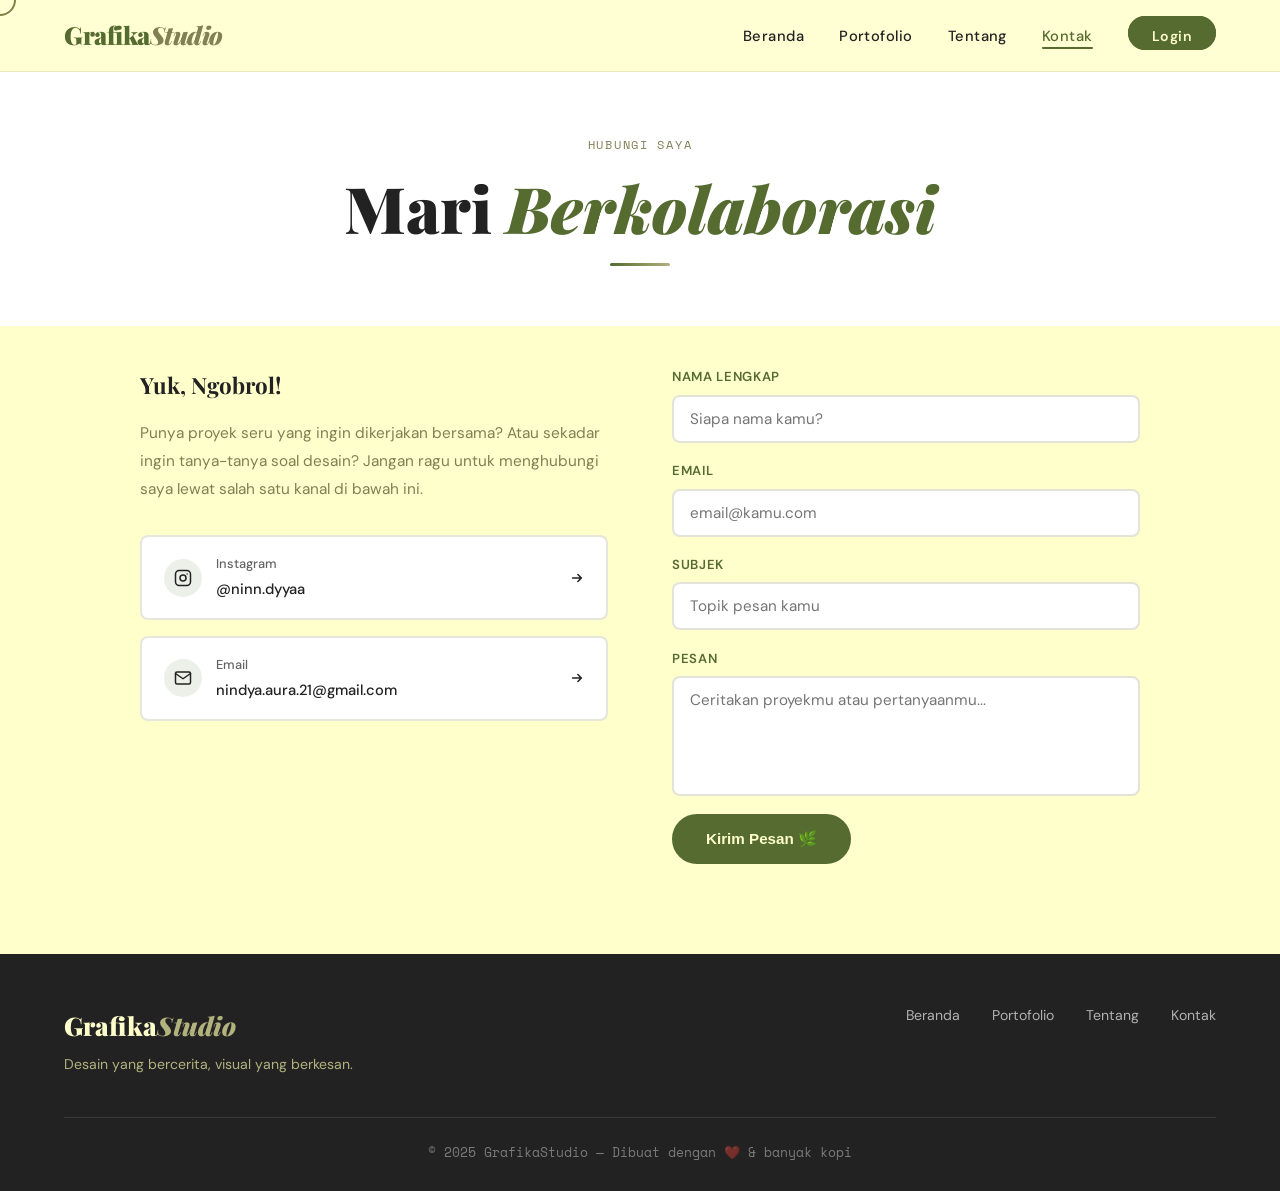
<file: contact.html>
<!DOCTYPE html>
<html lang="id">
<head>
  <meta charset="UTF-8" />
  <meta name="viewport" content="width=device-width, initial-scale=1.0" />
  <title>Kontak — Grafika Studio</title>
  <link rel="stylesheet" href="style.css" />
  <link rel="icon" href="data:image/svg+xml,<svg xmlns='http://www.w3.org/2000/svg' viewBox='0 0 100 100'><text y='.9em' font-size='90'>🎨</text></svg>" />
</head>
<body>

<!-- NAVBAR -->
<nav class="navbar" id="navbar">
  <a href="index.html" class="nav-logo">Grafika<span>Studio</span></a>
  <ul class="nav-links">
    <li><a href="index.html">Beranda</a></li>
    <li><a href="portfolio.html">Portofolio</a></li>
    <li><a href="about.html">Tentang</a></li>
    <li><a href="contact.html" class="active">Kontak</a></li>
    <li><a href="login/login.html" class="btn-login">Login</a></li>
  </ul>
  <button class="hamburger" aria-label="Toggle menu">
    <span></span><span></span><span></span>
  </button>
</nav>
<div class="mobile-nav">
  <a href="index.html">Beranda</a>
  <a href="portfolio.html">Portofolio</a>
  <a href="about.html">Tentang</a>
  <a href="contact.html">Kontak</a>
  <a href="login/login.html">Login</a>
</div>

<!-- PAGE HEADER -->
<section style="padding: 130px 5% 60px; background: var(--white); text-align: center;">
  <p class="section-eyebrow reveal" style="justify-content:center;">Hubungi Saya</p>
  <h1 class="section-title reveal" style="font-size: clamp(2.5rem, 5vw, 4rem);">
    Mari <span class="italic">Berkolaborasi</span>
  </h1>
  <div class="section-divider" style="margin: 1.2rem auto 0;"></div>
</section>

<!-- CONTACT SECTION -->
<section class="contact-section" style="padding-top: 40px;">
  <div class="contact-grid">

    <!-- Info & Social -->
    <div class="contact-info reveal">
      <h3>Yuk, Ngobrol!</h3>
      <p>
        Punya proyek seru yang ingin dikerjakan bersama? Atau sekadar ingin
        tanya-tanya soal desain? Jangan ragu untuk menghubungi saya lewat
        salah satu kanal di bawah ini.
      </p>

      <div class="social-links">

        <!--
          ╔══════════════════════════════════════════════════════════╗
          ║  CARA GANTI SOSIAL MEDIA:                                ║
          ║                                                          ║
          ║  INSTAGRAM:                                              ║
          ║  Ganti href="https://instagram.com/USERNAME_KAMU"        ║
          ║  Ganti teks "namakamu_ig" dengan username Instagram-mu   ║
          ║                                                          ║
          ║  EMAIL:                                                  ║
          ║  Ganti href="mailto:emailkamu@gmail.com"                 ║
          ║  Ganti teks "emailkamu@gmail.com" sesuai emailmu         ║
          ╚══════════════════════════════════════════════════════════╝
        -->

        <!-- INSTAGRAM LINK — Bisa langsung diklik, akan membuka Instagram -->
        <a
          href="https://instagram.com/ninn.dyyaa"
          class="social-link"
          target="_blank"
          rel="noopener noreferrer"
          aria-label="Buka Instagram">
          <div class="social-icon">
            <svg width="18" height="18" viewBox="0 0 24 24" fill="none" stroke="currentColor" stroke-width="2" stroke-linecap="round" stroke-linejoin="round">
              <rect x="2" y="2" width="20" height="20" rx="5" ry="5"/>
              <circle cx="12" cy="12" r="4"/>
              <circle cx="17.5" cy="6.5" r="1" fill="currentColor" stroke="none"/>
            </svg>
          </div>
          <div>
            <div style="font-size:0.8rem; opacity:0.7; margin-bottom:2px;">Instagram</div>
            <div>@ninn.dyyaa</div>
          </div>
          <svg style="margin-left:auto;" width="14" height="14" viewBox="0 0 16 16" fill="none"><path d="M3 8h10M9 4l4 4-4 4" stroke="currentColor" stroke-width="1.8" stroke-linecap="round" stroke-linejoin="round"/></svg>
        </a>

        <!-- EMAIL LINK — Bisa langsung diklik, akan membuka app email -->
        <a
          href="mailto: nindya.aura.21@gmail.com"
          class="social-link"
          aria-label="Kirim Email">
          <div class="social-icon">
            <svg width="18" height="18" viewBox="0 0 24 24" fill="none" stroke="currentColor" stroke-width="2" stroke-linecap="round" stroke-linejoin="round">
              <path d="M4 4h16c1.1 0 2 .9 2 2v12c0 1.1-.9 2-2 2H4c-1.1 0-2-.9-2-2V6c0-1.1.9-2 2-2z"/>
              <polyline points="22,6 12,13 2,6"/>
            </svg>
          </div>
          <div>
            <div style="font-size:0.8rem; opacity:0.7; margin-bottom:2px;">Email</div>
            <div>nindya.aura.21@gmail.com</div>
          </div>
          <svg style="margin-left:auto;" width="14" height="14" viewBox="0 0 16 16" fill="none"><path d="M3 8h10M9 4l4 4-4 4" stroke="currentColor" stroke-width="1.8" stroke-linecap="round" stroke-linejoin="round"/></svg>
        </a>

        <!-- Tambah sosial media lain di sini jika perlu (WhatsApp, Behance, dll) -->

      </div>
    </div>

    <!-- Contact Form -->
    <form class="contact-form reveal reveal-delay-1" id="contactForm" novalidate>
      <div class="form-group">
        <label for="name">Nama Lengkap</label>
        <input type="text" id="name" name="name" placeholder="Siapa nama kamu?" required />
      </div>
      <div class="form-group">
        <label for="email">Email</label>
        <input type="email" id="email" name="email" placeholder="email@kamu.com" required />
      </div>
      <div class="form-group">
        <label for="subject">Subjek</label>
        <input type="text" id="subject" name="subject" placeholder="Topik pesan kamu" />
      </div>
      <div class="form-group">
        <label for="message">Pesan</label>
        <textarea id="message" name="message" placeholder="Ceritakan proyekmu atau pertanyaanmu..." required></textarea>
      </div>
      <button type="submit" class="btn-primary" style="align-self:flex-start;">
        Kirim Pesan 🌿
      </button>
    </form>

  </div>
</section>

<footer>
  <div class="footer-inner">
    <div>
      <div class="footer-logo">Grafika<span>Studio</span></div>
      <p class="footer-tagline">Desain yang bercerita, visual yang berkesan.</p>
    </div>
    <nav class="footer-nav">
      <a href="index.html">Beranda</a>
      <a href="portfolio.html">Portofolio</a>
      <a href="about.html">Tentang</a>
      <a href="contact.html">Kontak</a>
    </nav>
  </div>
  <div class="footer-bottom">
    &copy; 2025 GrafikaStudio — Dibuat dengan ❤️ &amp; banyak kopi
  </div>
</footer>

<script src="script.js"></script>
</body>
</html>
</file>
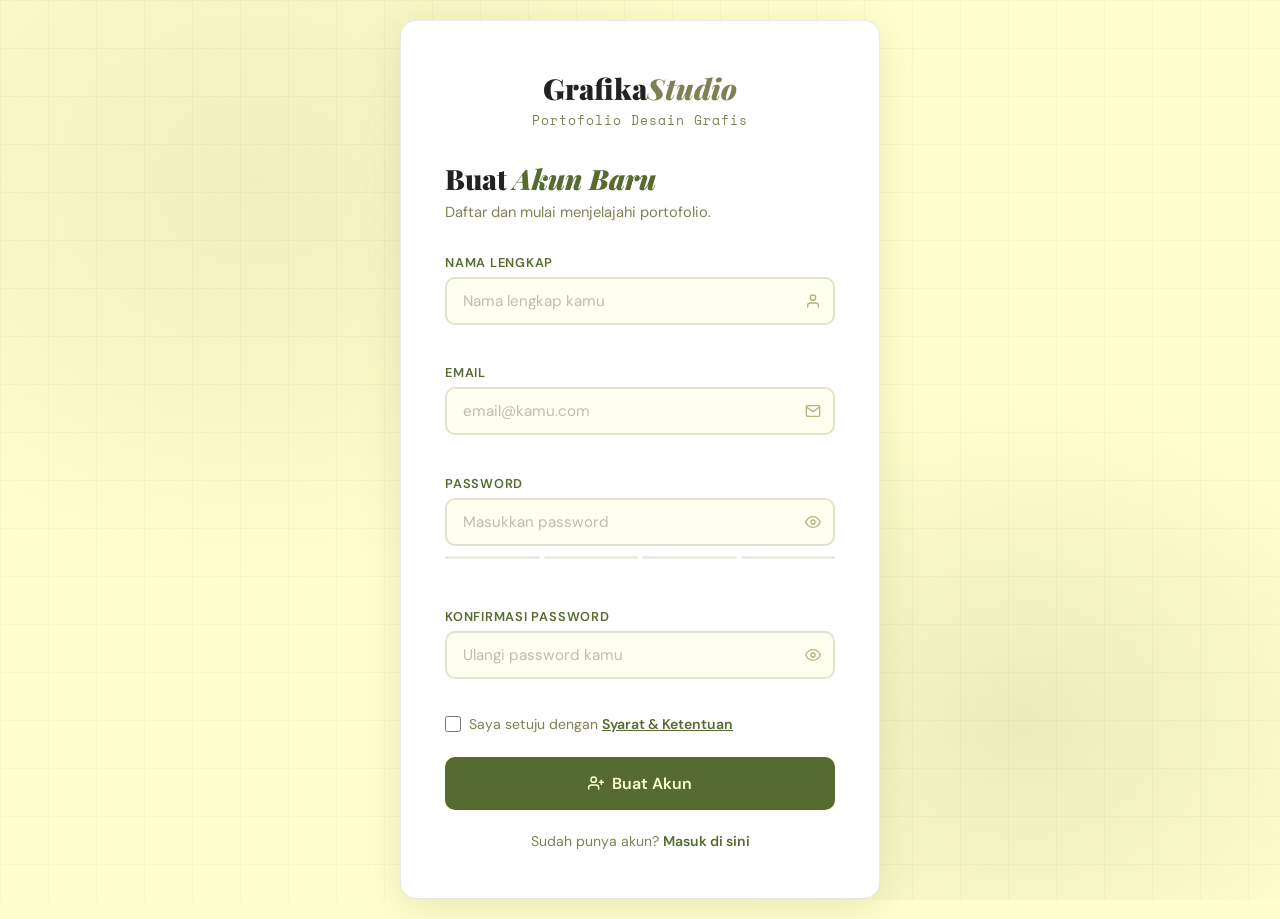
<file: login/register.html>
<!DOCTYPE html>
<html lang="id">
<head>
  <meta charset="UTF-8" />
  <meta name="viewport" content="width=device-width, initial-scale=1.0" />
  <title>Daftar — Grafika Studio</title>
  <link rel="stylesheet" href="login.css" />
  <link rel="icon" href="data:image/svg+xml,<svg xmlns='http://www.w3.org/2000/svg' viewBox='0 0 100 100'><text y='.9em' font-size='90'>🎨</text></svg>" />
</head>
<body>

<div class="auth-card">

  <!-- Logo -->
  <div class="auth-logo">
    <a href="../index.html">Grafika<span>Studio</span></a>
    <p>Portofolio Desain Grafis</p>
  </div>

  <!-- Header -->
  <div class="auth-header">
    <h1>Buat <span>Akun Baru</span></h1>
    <p>Daftar dan mulai menjelajahi portofolio.</p>
  </div>

  <!-- Alert -->
  <div class="auth-alert" id="registerAlert" role="alert"></div>

  <!-- Form -->
  <form class="auth-form" id="registerForm" novalidate>

    <!-- Nama Lengkap -->
    <div class="form-group">
      <label for="regName">Nama Lengkap</label>
      <div class="input-wrap">
        <input
          type="text"
          id="regName"
          name="name"
          placeholder="Nama lengkap kamu"
          autocomplete="name"
          required />
        <span class="input-icon">
          <svg width="16" height="16" viewBox="0 0 24 24" fill="none" stroke="currentColor" stroke-width="2" stroke-linecap="round" stroke-linejoin="round"><path d="M20 21v-2a4 4 0 0 0-4-4H8a4 4 0 0 0-4 4v2"/><circle cx="12" cy="7" r="4"/></svg>
        </span>
      </div>
      <span class="field-msg" id="nameMsg"></span>
    </div>

    <!-- Email -->
    <div class="form-group">
      <label for="regEmail">Email</label>
      <div class="input-wrap">
        <input
          type="email"
          id="regEmail"
          name="email"
          placeholder="email@kamu.com"
          autocomplete="email"
          required />
        <span class="input-icon">
          <svg width="16" height="16" viewBox="0 0 24 24" fill="none" stroke="currentColor" stroke-width="2" stroke-linecap="round" stroke-linejoin="round"><path d="M4 4h16c1.1 0 2 .9 2 2v12c0 1.1-.9 2-2 2H4c-1.1 0-2-.9-2-2V6c0-1.1.9-2 2-2z"/><polyline points="22,6 12,13 2,6"/></svg>
        </span>
      </div>
      <span class="field-msg" id="emailMsg"></span>
    </div>

    <!-- Password -->
    <div class="form-group">
      <label for="regPassword">Password</label>
      <div class="input-wrap">
        <input
          type="password"
          id="regPassword"
          name="password"
          placeholder="Masukkan password"
          autocomplete="new-password"
          required />
        <button type="button" class="toggle-password" aria-label="Tampilkan password" id="toggleRegPass">
          <svg id="eyeIconReg" width="16" height="16" viewBox="0 0 24 24" fill="none" stroke="currentColor" stroke-width="2" stroke-linecap="round" stroke-linejoin="round"><path d="M1 12s4-8 11-8 11 8 11 8-4 8-11 8-11-8-11-8z"/><circle cx="12" cy="12" r="3"/></svg>
        </button>
      </div>
      <!-- Password Strength -->
      <div class="password-strength" id="strengthBars">
        <div class="strength-bar" id="bar1"></div>
        <div class="strength-bar" id="bar2"></div>
        <div class="strength-bar" id="bar3"></div>
        <div class="strength-bar" id="bar4"></div>
      </div>
      <span class="strength-label" id="strengthLabel"></span>
      <span class="field-msg" id="passMsg"></span>
    </div>

    <!-- Konfirmasi Password -->
    <div class="form-group">
      <label for="regConfirm">Konfirmasi Password</label>
      <div class="input-wrap">
        <input
          type="password"
          id="regConfirm"
          name="confirm"
          placeholder="Ulangi password kamu"
          autocomplete="new-password"
          required />
        <button type="button" class="toggle-password" aria-label="Tampilkan konfirmasi" id="toggleConfirm">
          <svg id="eyeIconConfirm" width="16" height="16" viewBox="0 0 24 24" fill="none" stroke="currentColor" stroke-width="2" stroke-linecap="round" stroke-linejoin="round"><path d="M1 12s4-8 11-8 11 8 11 8-4 8-11 8-11-8-11-8z"/><circle cx="12" cy="12" r="3"/></svg>
        </button>
      </div>
      <span class="field-msg" id="confirmMsg"></span>
    </div>

    <!-- Terms -->
    <div class="remember-row">
      <input type="checkbox" id="agreeTerms" name="terms" required />
      <label for="agreeTerms">
        Saya setuju dengan
        <a href="#" style="color:var(--olive-dark);font-weight:600;">Syarat &amp; Ketentuan</a>
      </label>
    </div>

    <button type="submit" class="btn-auth" id="registerBtn">
      <svg width="16" height="16" viewBox="0 0 24 24" fill="none" stroke="currentColor" stroke-width="2.2" stroke-linecap="round" stroke-linejoin="round"><path d="M16 21v-2a4 4 0 0 0-4-4H5a4 4 0 0 0-4 4v2"/><circle cx="8.5" cy="7" r="4"/><line x1="20" y1="8" x2="20" y2="14"/><line x1="23" y1="11" x2="17" y2="11"/></svg>
      Buat Akun
    </button>

  </form>

  <div class="auth-footer" style="margin-top:1.4rem;">
    Sudah punya akun?
    <a href="login.html">Masuk di sini</a>
  </div>

</div>

<script src="js/register.js"></script>
</body>
</html>
</file>
<file: style.css>
/* ===========================
   PORTFOLIO DESAIN GRAFIS
   Palette: Olive & Cream
   =========================== */

@import url('https://fonts.googleapis.com/css2?family=Playfair+Display:ital,wght@0,400;0,700;0,900;1,400&family=DM+Sans:wght@300;400;500;600&family=Space+Mono:wght@400;700&display=swap');

/* ---- CSS Variables ---- */
:root {
  --olive-dark: #556b2f;
  --olive-main: #808055;
  --olive-light: #b2b27f;
  --cream: #ffffcc;
  --white: #ffffff;
  --black: #222222;

  --font-display: 'Playfair Display', serif;
  --font-body: 'DM Sans', sans-serif;
  --font-mono: 'Space Mono', monospace;

  --transition: all 0.35s cubic-bezier(0.4, 0, 0.2, 1);
  --radius: 16px;
  --radius-sm: 8px;
  --shadow: 0 8px 40px rgba(85, 107, 47, 0.13);
  --shadow-hover: 0 16px 60px rgba(85, 107, 47, 0.22);
}

/* ---- Reset & Base ---- */
*, *::before, *::after { box-sizing: border-box; margin: 0; padding: 0; }

html { scroll-behavior: smooth; font-size: 16px; }

body {
  font-family: var(--font-body);
  background-color: var(--cream);
  color: var(--black);
  line-height: 1.7;
  overflow-x: hidden;
}

a { text-decoration: none; color: inherit; }
img { max-width: 100%; display: block; }
ul { list-style: none; }

/* ---- Scrollbar ---- */
::-webkit-scrollbar { width: 6px; }
::-webkit-scrollbar-track { background: var(--cream); }
::-webkit-scrollbar-thumb { background: var(--olive-light); border-radius: 99px; }
::-webkit-scrollbar-thumb:hover { background: var(--olive-main); }

/* ============================================================
   NAVBAR
   ============================================================ */
.navbar {
  position: fixed;
  top: 0; left: 0; right: 0;
  z-index: 1000;
  display: flex;
  align-items: center;
  justify-content: space-between;
  padding: 0 5%;
  height: 72px;
  background: rgba(255, 255, 204, 0.85);
  backdrop-filter: blur(16px);
  border-bottom: 1.5px solid rgba(128, 128, 85, 0.18);
  transition: var(--transition);
}

.navbar.scrolled {
  background: rgba(255, 255, 204, 0.97);
  box-shadow: 0 4px 24px rgba(85, 107, 47, 0.10);
}

.nav-logo {
  font-family: var(--font-display);
  font-size: 1.55rem;
  font-weight: 900;
  color: var(--olive-dark);
  letter-spacing: -0.5px;
}

.nav-logo span {
  color: var(--olive-main);
  font-style: italic;
}

.nav-links {
  display: flex;
  align-items: center;
  gap: 2.2rem;
}

.nav-links a {
  font-size: 0.92rem;
  font-weight: 500;
  color: var(--black);
  letter-spacing: 0.03em;
  position: relative;
  padding-bottom: 3px;
  transition: color 0.2s;
}

.nav-links a::after {
  content: '';
  position: absolute;
  bottom: 0; left: 0;
  width: 0; height: 2px;
  background: var(--olive-dark);
  border-radius: 99px;
  transition: width 0.3s cubic-bezier(0.4, 0, 0.2, 1);
}

.nav-links a:hover, .nav-links a.active { color: var(--olive-dark); }
.nav-links a:hover::after, .nav-links a.active::after { width: 100%; }

.btn-login {
  background: var(--olive-dark);
  color: var(--cream) !important;
  padding: 9px 22px;
  border-radius: 99px;
  font-size: 0.88rem !important;
  font-weight: 600 !important;
  transition: var(--transition) !important;
  border: 2px solid var(--olive-dark);
}

.btn-login::after { display: none !important; }

.btn-login:hover {
  background: var(--olive-main) !important;
  border-color: var(--olive-main) !important;
  color: var(--white) !important;
  transform: translateY(-2px);
  box-shadow: 0 6px 20px rgba(85,107,47,0.25);
}

.hamburger {
  display: none;
  flex-direction: column;
  gap: 5px;
  cursor: pointer;
  padding: 6px;
}

.hamburger span {
  display: block;
  width: 24px; height: 2.5px;
  background: var(--olive-dark);
  border-radius: 99px;
  transition: var(--transition);
}

.hamburger.open span:nth-child(1) { transform: translateY(7.5px) rotate(45deg); }
.hamburger.open span:nth-child(2) { opacity: 0; }
.hamburger.open span:nth-child(3) { transform: translateY(-7.5px) rotate(-45deg); }

/* ============================================================
   HERO SECTION
   ============================================================ */
.hero {
  min-height: 100vh;
  display: flex;
  align-items: center;
  padding: 100px 5% 60px;
  position: relative;
  overflow: hidden;
}

.hero-bg {
  position: absolute;
  inset: 0;
  background:
    radial-gradient(ellipse 60% 60% at 75% 50%, rgba(178,178,127,0.22) 0%, transparent 70%),
    radial-gradient(ellipse 40% 50% at 10% 80%, rgba(85,107,47,0.10) 0%, transparent 60%);
  z-index: 0;
}

.hero-grid-pattern {
  position: absolute;
  inset: 0;
  background-image: linear-gradient(rgba(128,128,85,0.06) 1px, transparent 1px),
                    linear-gradient(90deg, rgba(128,128,85,0.06) 1px, transparent 1px);
  background-size: 48px 48px;
  z-index: 0;
}

.hero-content {
  position: relative;
  z-index: 1;
  max-width: 680px;
}

.hero-eyebrow {
  display: inline-flex;
  align-items: center;
  gap: 10px;
  font-family: var(--font-mono);
  font-size: 0.75rem;
  color: var(--olive-main);
  letter-spacing: 0.15em;
  text-transform: uppercase;
  margin-bottom: 1.5rem;
}

.hero-eyebrow::before {
  content: '';
  width: 32px; height: 1.5px;
  background: var(--olive-main);
  display: block;
}

.hero-title {
  font-family: var(--font-display);
  font-size: clamp(3rem, 7vw, 6rem);
  font-weight: 900;
  line-height: 1.05;
  color: var(--black);
  margin-bottom: 1.4rem;
}

.hero-title .highlight {
  color: var(--olive-dark);
  font-style: italic;
}

.hero-title .stroke-text {
  -webkit-text-stroke: 2px var(--olive-dark);
  color: transparent;
}

.hero-desc {
  font-size: 1.08rem;
  color: var(--olive-main);
  max-width: 480px;
  margin-bottom: 2.4rem;
  font-weight: 400;
}

.hero-actions {
  display: flex;
  gap: 1rem;
  flex-wrap: wrap;
}

.btn-primary {
  display: inline-flex;
  align-items: center;
  gap: 8px;
  background: var(--olive-dark);
  color: var(--cream);
  padding: 14px 32px;
  border-radius: 99px;
  font-size: 0.95rem;
  font-weight: 600;
  border: 2px solid var(--olive-dark);
  transition: var(--transition);
  cursor: pointer;
}

.btn-primary:hover {
  background: transparent;
  color: var(--olive-dark);
  transform: translateY(-3px);
  box-shadow: var(--shadow-hover);
}

.btn-secondary {
  display: inline-flex;
  align-items: center;
  gap: 8px;
  background: transparent;
  color: var(--olive-dark);
  padding: 14px 32px;
  border-radius: 99px;
  font-size: 0.95rem;
  font-weight: 600;
  border: 2px solid var(--olive-light);
  transition: var(--transition);
  cursor: pointer;
}

.btn-secondary:hover {
  border-color: var(--olive-dark);
  background: rgba(85,107,47,0.06);
  transform: translateY(-3px);
}

.hero-floats {
  position: absolute;
  right: 5%;
  top: 50%;
  transform: translateY(-50%);
  z-index: 1;
  display: flex;
  flex-direction: column;
  gap: 1rem;
}

.float-card {
  background: var(--white);
  border: 1.5px solid rgba(128,128,85,0.2);
  border-radius: var(--radius);
  padding: 18px 22px;
  box-shadow: var(--shadow);
  animation: floatUp 3s ease-in-out infinite alternate;
  min-width: 180px;
}

.float-card:nth-child(2) { animation-delay: 1.5s; }

.float-card .fc-num {
  font-family: var(--font-display);
  font-size: 2rem;
  font-weight: 900;
  color: var(--olive-dark);
  line-height: 1;
}

.float-card .fc-label {
  font-size: 0.78rem;
  color: var(--olive-light);
  font-weight: 500;
  letter-spacing: 0.05em;
  margin-top: 4px;
}

@keyframes floatUp {
  from { transform: translateY(0); }
  to   { transform: translateY(-12px); }
}

/* ============================================================
   SECTION COMMONS
   ============================================================ */
section { padding: 90px 5%; }

.section-header {
  text-align: center;
  margin-bottom: 4rem;
}

.section-eyebrow {
  display: inline-flex;
  align-items: center;
  justify-content: center;
  gap: 10px;
  font-family: var(--font-mono);
  font-size: 0.72rem;
  color: var(--olive-main);
  letter-spacing: 0.15em;
  text-transform: uppercase;
  margin-bottom: 1rem;
}

.section-title {
  font-family: var(--font-display);
  font-size: clamp(2rem, 4vw, 3.2rem);
  font-weight: 900;
  color: var(--black);
  line-height: 1.15;
}

.section-title .italic { font-style: italic; color: var(--olive-dark); }

.section-divider {
  width: 60px; height: 3px;
  background: linear-gradient(90deg, var(--olive-dark), var(--olive-light));
  border-radius: 99px;
  margin: 1.2rem auto 0;
}

/* ============================================================
   PORTFOLIO GRID
   ============================================================ */
.portfolio-filters {
  display: flex;
  justify-content: center;
  gap: 0.6rem;
  margin-bottom: 3rem;
  flex-wrap: wrap;
}

.filter-btn {
  padding: 8px 20px;
  border-radius: 99px;
  border: 2px solid var(--olive-light);
  background: transparent;
  color: var(--olive-main);
  font-size: 0.85rem;
  font-weight: 500;
  font-family: var(--font-body);
  cursor: pointer;
  transition: var(--transition);
}

.filter-btn:hover, .filter-btn.active {
  background: var(--olive-dark);
  color: var(--cream);
  border-color: var(--olive-dark);
}

.portfolio-grid {
  display: grid;
  grid-template-columns: repeat(auto-fill, minmax(320px, 1fr));
  gap: 1.8rem;
}

.portfolio-card {
  background: var(--white);
  border-radius: var(--radius);
  overflow: hidden;
  box-shadow: var(--shadow);
  transition: var(--transition);
  cursor: pointer;
  border: 1.5px solid rgba(128,128,85,0.12);
}

.portfolio-card:hover {
  transform: translateY(-8px);
  box-shadow: var(--shadow-hover);
}

.card-thumb {
  position: relative;
  aspect-ratio: 4/3;
  overflow: hidden;
  background: linear-gradient(135deg, var(--olive-light), var(--olive-dark));
}

.card-thumb img {
  width: 100%; height: 100%;
  object-fit: cover;
  transition: transform 0.5s cubic-bezier(0.4,0,0.2,1);
}

.portfolio-card:hover .card-thumb img { transform: scale(1.08); }

.card-overlay {
  position: absolute;
  inset: 0;
  background: linear-gradient(to top, rgba(34,34,34,0.7) 0%, transparent 55%);
  opacity: 0;
  transition: opacity 0.35s;
  display: flex;
  align-items: flex-end;
  padding: 20px;
}

.portfolio-card:hover .card-overlay { opacity: 1; }

.card-overlay-text {
  color: var(--white);
  font-family: var(--font-mono);
  font-size: 0.75rem;
  letter-spacing: 0.08em;
}

.card-body { padding: 22px; }

.card-category {
  font-family: var(--font-mono);
  font-size: 0.7rem;
  color: var(--olive-main);
  letter-spacing: 0.1em;
  text-transform: uppercase;
  margin-bottom: 6px;
}

.card-title {
  font-family: var(--font-display);
  font-size: 1.2rem;
  font-weight: 700;
  color: var(--black);
  margin-bottom: 8px;
}

.card-desc {
  font-size: 0.88rem;
  color: var(--olive-main);
  line-height: 1.6;
}

/* ============================================================
   ABOUT SECTION
   ============================================================ */
.about-section {
  background: var(--white);
}

.about-inner {
  display: grid;
  grid-template-columns: 1fr 1fr;
  gap: 5rem;
  align-items: center;
  max-width: 1100px;
  margin: 0 auto;
}

.about-visual {
  position: relative;
}

.about-photo-wrap {
  position: relative;
  border-radius: var(--radius);
  overflow: hidden;
  aspect-ratio: 3/4;
  max-width: 360px;
}

.about-photo-wrap img {
  width: 100%; height: 100%;
  object-fit: cover;
}

.about-photo-deco {
  position: absolute;
  bottom: -20px;
  right: -20px;
  width: 180px; height: 180px;
  border: 3px solid var(--olive-light);
  border-radius: var(--radius);
  z-index: -1;
}

.about-badge {
  position: absolute;
  top: 20px; right: -30px;
  background: var(--olive-dark);
  color: var(--cream);
  padding: 14px 18px;
  border-radius: var(--radius-sm);
  font-family: var(--font-mono);
  font-size: 0.75rem;
  line-height: 1.4;
  text-align: center;
  box-shadow: var(--shadow);
}

.about-badge strong {
  display: block;
  font-size: 1.5rem;
  font-family: var(--font-display);
}

.about-text .section-header { text-align: left; }
.about-text .section-divider { margin: 1.2rem 0 0; }

.about-bio {
  font-size: 1rem;
  color: var(--olive-main);
  margin: 1.8rem 0 2rem;
  line-height: 1.8;
}

.skills-list {
  display: flex;
  flex-wrap: wrap;
  gap: 0.6rem;
  margin-bottom: 2rem;
}

.skill-tag {
  background: rgba(85,107,47,0.1);
  color: var(--olive-dark);
  padding: 6px 14px;
  border-radius: 99px;
  font-size: 0.82rem;
  font-weight: 500;
  border: 1px solid rgba(85,107,47,0.2);
  transition: var(--transition);
}

.skill-tag:hover {
  background: var(--olive-dark);
  color: var(--cream);
}

/* ============================================================
   VIDEO SECTION
   ============================================================ */
.video-section { background: var(--cream); }

.video-wrapper {
  max-width: 860px;
  margin: 0 auto;
}

.video-container {
  position: relative;
  width: 100%;
  padding-bottom: 56.25%; /* 16:9 */
  border-radius: var(--radius);
  overflow: hidden;
  box-shadow: var(--shadow-hover);
  border: 3px solid rgba(128,128,85,0.18);
}

.video-container iframe {
  position: absolute;
  inset: 0;
  width: 100%; height: 100%;
  border: none;
}

.video-caption {
  text-align: center;
  margin-top: 1.4rem;
  font-size: 0.88rem;
  color: var(--olive-main);
  font-family: var(--font-mono);
}

/* ============================================================
   MAPS SECTION
   ============================================================ */
.maps-section { background: var(--white); }

.maps-inner {
  display: grid;
  grid-template-columns: 1fr 1fr;
  gap: 4rem;
  align-items: center;
  max-width: 1100px;
  margin: 0 auto;
}

.maps-info h3 {
  font-family: var(--font-display);
  font-size: 1.5rem;
  font-weight: 700;
  color: var(--black);
  margin-bottom: 1rem;
}

.maps-info p {
  font-size: 0.95rem;
  color: var(--olive-main);
  margin-bottom: 0.6rem;
}

.maps-info p strong { color: var(--olive-dark); }

.maps-container {
  position: relative;
  width: 100%;
  padding-bottom: 65%;
  border-radius: var(--radius);
  overflow: hidden;
  box-shadow: var(--shadow);
  border: 3px solid rgba(128,128,85,0.18);
}

.maps-container iframe {
  position: absolute;
  inset: 0;
  width: 100%; height: 100%;
  border: none;
}

/* ============================================================
   CONTACT SECTION
   ============================================================ */
.contact-section { background: var(--cream); }

.contact-grid {
  display: grid;
  grid-template-columns: 1fr 1fr;
  gap: 4rem;
  max-width: 1000px;
  margin: 0 auto;
}

.contact-info h3 {
  font-family: var(--font-display);
  font-size: 1.4rem;
  font-weight: 700;
  margin-bottom: 1rem;
  color: var(--black);
}

.contact-info p {
  color: var(--olive-main);
  font-size: 0.96rem;
  line-height: 1.8;
  margin-bottom: 2rem;
}

.social-links {
  display: flex;
  flex-direction: column;
  gap: 1rem;
}

.social-link {
  display: flex;
  align-items: center;
  gap: 14px;
  padding: 16px 22px;
  border-radius: var(--radius-sm);
  border: 2px solid rgba(128,128,85,0.2);
  background: var(--white);
  color: var(--black);
  font-weight: 500;
  font-size: 0.92rem;
  transition: var(--transition);
  cursor: pointer;
}

.social-link:hover {
  border-color: var(--olive-dark);
  background: var(--olive-dark);
  color: var(--cream);
  transform: translateX(6px);
  box-shadow: var(--shadow);
}

.social-link .social-icon {
  width: 38px; height: 38px;
  border-radius: 50%;
  background: rgba(85,107,47,0.1);
  display: flex;
  align-items: center;
  justify-content: center;
  font-size: 1rem;
  transition: var(--transition);
  flex-shrink: 0;
}

.social-link:hover .social-icon {
  background: rgba(255,255,204,0.2);
}

/* Contact Form */
.contact-form { display: flex; flex-direction: column; gap: 1.1rem; }

.form-group { display: flex; flex-direction: column; gap: 6px; }

.form-group label {
  font-size: 0.82rem;
  font-weight: 600;
  color: var(--olive-dark);
  letter-spacing: 0.05em;
  text-transform: uppercase;
}

.form-group input,
.form-group textarea {
  padding: 12px 16px;
  border: 2px solid rgba(128,128,85,0.22);
  border-radius: var(--radius-sm);
  background: var(--white);
  font-family: var(--font-body);
  font-size: 0.95rem;
  color: var(--black);
  transition: var(--transition);
  outline: none;
  resize: none;
}

.form-group input:focus,
.form-group textarea:focus {
  border-color: var(--olive-dark);
  box-shadow: 0 0 0 4px rgba(85,107,47,0.1);
}

.form-group textarea { min-height: 120px; }

/* ============================================================
   FOOTER
   ============================================================ */
footer {
  background: var(--black);
  color: var(--white);
  padding: 50px 5% 28px;
}

.footer-inner {
  display: flex;
  justify-content: space-between;
  align-items: flex-start;
  gap: 2rem;
  margin-bottom: 2.5rem;
  flex-wrap: wrap;
}

.footer-logo {
  font-family: var(--font-display);
  font-size: 1.6rem;
  font-weight: 900;
  color: var(--cream);
}

.footer-logo span { color: var(--olive-light); font-style: italic; }

.footer-tagline {
  font-size: 0.88rem;
  color: var(--olive-light);
  margin-top: 6px;
}

.footer-nav {
  display: flex;
  gap: 2rem;
}

.footer-nav a {
  font-size: 0.88rem;
  color: rgba(255,255,255,0.65);
  transition: color 0.2s;
}

.footer-nav a:hover { color: var(--cream); }

.footer-bottom {
  border-top: 1px solid rgba(255,255,255,0.1);
  padding-top: 1.4rem;
  text-align: center;
  font-size: 0.82rem;
  color: rgba(255,255,255,0.4);
  font-family: var(--font-mono);
}

/* ============================================================
   TOAST NOTIFICATION
   ============================================================ */
.toast {
  position: fixed;
  bottom: 30px;
  right: 30px;
  background: var(--olive-dark);
  color: var(--cream);
  padding: 14px 24px;
  border-radius: var(--radius-sm);
  font-size: 0.9rem;
  font-weight: 500;
  box-shadow: var(--shadow-hover);
  z-index: 9999;
  transform: translateY(20px);
  opacity: 0;
  transition: all 0.4s cubic-bezier(0.4,0,0.2,1);
  pointer-events: none;
  max-width: 320px;
}

.toast.show { transform: translateY(0); opacity: 1; }

/* ============================================================
   MOBILE NAV OVERLAY
   ============================================================ */
.mobile-nav {
  display: none;
  position: fixed;
  top: 72px; left: 0; right: 0; bottom: 0;
  background: rgba(255,255,204,0.97);
  backdrop-filter: blur(16px);
  z-index: 999;
  flex-direction: column;
  align-items: center;
  justify-content: center;
  gap: 2.4rem;
}

.mobile-nav.open { display: flex; }

.mobile-nav a {
  font-family: var(--font-display);
  font-size: 2rem;
  font-weight: 700;
  color: var(--black);
  transition: color 0.2s;
}

.mobile-nav a:hover { color: var(--olive-dark); }

/* ============================================================
   ANIMATIONS & REVEAL
   ============================================================ */
.reveal {
  opacity: 0;
  transform: translateY(30px);
  transition: opacity 0.7s cubic-bezier(0.4,0,0.2,1), transform 0.7s cubic-bezier(0.4,0,0.2,1);
}

.reveal.visible { opacity: 1; transform: translateY(0); }

.reveal-delay-1 { transition-delay: 0.15s; }
.reveal-delay-2 { transition-delay: 0.30s; }
.reveal-delay-3 { transition-delay: 0.45s; }

/* ============================================================
   RESPONSIVE
   ============================================================ */
@media (max-width: 900px) {
  .hero-floats { display: none; }
  .about-inner { grid-template-columns: 1fr; gap: 3rem; }
  .about-photo-wrap { max-width: 100%; aspect-ratio: 4/3; }
  .about-badge { right: 10px; }
  .contact-grid { grid-template-columns: 1fr; }
  .maps-inner { grid-template-columns: 1fr; }
}

@media (max-width: 768px) {
  .nav-links { display: none; }
  .hamburger { display: flex; }
  section { padding: 70px 5%; }
  .portfolio-grid { grid-template-columns: 1fr; }
  .footer-inner { flex-direction: column; }
  .footer-nav { flex-wrap: wrap; gap: 1rem; }
}

@media (max-width: 480px) {
  .hero { padding: 90px 5% 50px; }
  .hero-title { font-size: 2.4rem; }
  .hero-actions { flex-direction: column; }
  .btn-primary, .btn-secondary { justify-content: center; }
}

/* ============================================================
   CURSOR CUSTOM (DESKTOP ONLY)
   ============================================================ */
@media (hover: hover) {
  .cursor-dot {
    width: 8px; height: 8px;
    background: var(--olive-dark);
    border-radius: 50%;
    position: fixed;
    pointer-events: none;
    z-index: 9999;
    transition: transform 0.1s;
    mix-blend-mode: multiply;
  }

  .cursor-ring {
    width: 32px; height: 32px;
    border: 2px solid var(--olive-main);
    border-radius: 50%;
    position: fixed;
    pointer-events: none;
    z-index: 9998;
    transition: transform 0.25s cubic-bezier(0.4,0,0.2,1), width 0.25s, height 0.25s;
    mix-blend-mode: multiply;
  }
}

/* ─── Nav User (setelah login) ─── */
.nav-user {
  display: flex;
  align-items: center;
  gap: 10px;
}

.nav-greeting {
  font-size: 0.88rem;
  color: var(--olive-dark);
  white-space: nowrap;
}

.nav-greeting strong {
  font-weight: 700;
}

.btn-logout-nav {
  background: transparent;
  border: 2px solid var(--olive-light);
  color: var(--olive-dark);
  padding: 7px 16px;
  border-radius: 99px;
  font-size: 0.82rem;
  font-weight: 600;
  font-family: var(--font-body);
  cursor: pointer;
  transition: var(--transition);
  white-space: nowrap;
}

.btn-logout-nav:hover {
  background: #c0392b;
  border-color: #c0392b;
  color: var(--white);
   }
</file>
<file: login/login.css>
/* ===========================
   LOGIN SYSTEM — login.css
   Palette: Olive & Cream
   =========================== */

@import url('https://fonts.googleapis.com/css2?family=Playfair+Display:ital,wght@0,400;0,700;0,900;1,400&family=DM+Sans:wght@300;400;500;600&family=Space+Mono:wght@400;700&display=swap');

:root {
  --olive-dark: #556b2f;
  --olive-main: #808055;
  --olive-light: #b2b27f;
  --cream: #ffffcc;
  --white: #ffffff;
  --black: #222222;
  --error: #c0392b;
  --success: #27ae60;

  --font-display: 'Playfair Display', serif;
  --font-body: 'DM Sans', sans-serif;
  --font-mono: 'Space Mono', monospace;
  --transition: all 0.3s cubic-bezier(0.4, 0, 0.2, 1);
  --radius: 16px;
  --radius-sm: 10px;
  --shadow: 0 8px 40px rgba(85, 107, 47, 0.15);
}

*, *::before, *::after { box-sizing: border-box; margin: 0; padding: 0; }
html { font-size: 16px; }

body {
  font-family: var(--font-body);
  background-color: var(--cream);
  color: var(--black);
  min-height: 100vh;
  display: flex;
  align-items: center;
  justify-content: center;
  padding: 20px;
  position: relative;
  overflow: hidden;
}

/* Background deco */
body::before {
  content: '';
  position: fixed;
  inset: 0;
  background:
    radial-gradient(ellipse 60% 70% at 20% 20%, rgba(178,178,127,0.2) 0%, transparent 65%),
    radial-gradient(ellipse 50% 60% at 80% 80%, rgba(85,107,47,0.12) 0%, transparent 60%);
  z-index: 0;
}

body::after {
  content: '';
  position: fixed;
  inset: 0;
  background-image: linear-gradient(rgba(128,128,85,0.05) 1px, transparent 1px),
                    linear-gradient(90deg, rgba(128,128,85,0.05) 1px, transparent 1px);
  background-size: 48px 48px;
  z-index: 0;
}

/* ─── Auth Card ─── */
.auth-card {
  position: relative;
  z-index: 1;
  background: var(--white);
  border-radius: var(--radius);
  padding: 48px 44px;
  width: 100%;
  max-width: 480px;
  box-shadow: var(--shadow);
  border: 1.5px solid rgba(128,128,85,0.18);
  animation: slideUp 0.5s cubic-bezier(0.4,0,0.2,1) both;
}

@keyframes slideUp {
  from { opacity: 0; transform: translateY(24px); }
  to   { opacity: 1; transform: translateY(0); }
}

/* ─── Logo / Brand ─── */
.auth-logo {
  text-align: center;
  margin-bottom: 2rem;
}

.auth-logo a {
  font-family: var(--font-display);
  font-size: 1.8rem;
  font-weight: 900;
  color: var(--black);
  text-decoration: none;
}

.auth-logo a span {
  color: var(--olive-main);
  font-style: italic;
}

.auth-logo p {
  font-size: 0.8rem;
  color: var(--olive-main);
  font-family: var(--font-mono);
  letter-spacing: 0.08em;
  margin-top: 4px;
}

/* ─── Auth Header ─── */
.auth-header {
  margin-bottom: 2rem;
}

.auth-header h1 {
  font-family: var(--font-display);
  font-size: 1.75rem;
  font-weight: 900;
  color: var(--black);
  line-height: 1.2;
}

.auth-header h1 span {
  color: var(--olive-dark);
  font-style: italic;
}

.auth-header p {
  font-size: 0.92rem;
  color: var(--olive-main);
  margin-top: 6px;
}

/* ─── Form ─── */
.auth-form {
  display: flex;
  flex-direction: column;
  gap: 1.1rem;
}

.form-group {
  display: flex;
  flex-direction: column;
  gap: 6px;
}

.form-group label {
  font-size: 0.8rem;
  font-weight: 600;
  color: var(--olive-dark);
  letter-spacing: 0.06em;
  text-transform: uppercase;
}

.input-wrap {
  position: relative;
  display: flex;
  align-items: center;
}

.input-wrap input {
  width: 100%;
  padding: 12px 44px 12px 16px;
  border: 2px solid rgba(128,128,85,0.22);
  border-radius: var(--radius-sm);
  background: rgba(255,255,204,0.3);
  font-family: var(--font-body);
  font-size: 0.95rem;
  color: var(--black);
  outline: none;
  transition: var(--transition);
}

.input-wrap input:focus {
  border-color: var(--olive-dark);
  background: var(--white);
  box-shadow: 0 0 0 4px rgba(85,107,47,0.1);
}

.input-wrap input::placeholder { color: rgba(34,34,34,0.3); }

.input-icon {
  position: absolute;
  right: 14px;
  color: var(--olive-light);
  pointer-events: none;
  display: flex;
  align-items: center;
}

.toggle-password {
  position: absolute;
  right: 14px;
  background: none;
  border: none;
  cursor: pointer;
  color: var(--olive-light);
  display: flex;
  align-items: center;
  padding: 0;
  transition: color 0.2s;
}

.toggle-password:hover { color: var(--olive-dark); }

/* ─── Validation Message ─── */
.field-msg {
  font-size: 0.78rem;
  min-height: 1rem;
  transition: var(--transition);
}

.field-msg.error { color: var(--error); }
.field-msg.success { color: var(--success); }

/* ─── Forgot Link ─── */
.forgot-link {
  display: flex;
  justify-content: flex-end;
  margin-top: -6px;
}

.forgot-link a {
  font-size: 0.82rem;
  color: var(--olive-main);
  text-decoration: none;
  transition: color 0.2s;
}

.forgot-link a:hover { color: var(--olive-dark); text-decoration: underline; }

/* ─── Remember Me ─── */
.remember-row {
  display: flex;
  align-items: center;
  gap: 8px;
  margin-top: -4px;
}

.remember-row input[type="checkbox"] {
  width: 16px; height: 16px;
  accent-color: var(--olive-dark);
  cursor: pointer;
}

.remember-row label {
  font-size: 0.88rem;
  color: var(--olive-main);
  cursor: pointer;
}

/* ─── Submit Button ─── */
.btn-auth {
  width: 100%;
  padding: 14px;
  background: var(--olive-dark);
  color: var(--cream);
  border: 2px solid var(--olive-dark);
  border-radius: var(--radius-sm);
  font-family: var(--font-body);
  font-size: 1rem;
  font-weight: 600;
  cursor: pointer;
  transition: var(--transition);
  display: flex;
  align-items: center;
  justify-content: center;
  gap: 8px;
  margin-top: 0.4rem;
}

.btn-auth:hover {
  background: transparent;
  color: var(--olive-dark);
  transform: translateY(-2px);
  box-shadow: 0 8px 24px rgba(85,107,47,0.2);
}

.btn-auth:active { transform: translateY(0); }

/* ─── Auth Footer ─── */
.auth-footer {
  text-align: center;
  margin-top: 1.6rem;
  font-size: 0.88rem;
  color: var(--olive-main);
}

.auth-footer a {
  color: var(--olive-dark);
  font-weight: 600;
  text-decoration: none;
  transition: color 0.2s;
}

.auth-footer a:hover { text-decoration: underline; }

/* ─── Divider ─── */
.auth-divider {
  display: flex;
  align-items: center;
  gap: 12px;
  margin: 0.4rem 0;
  color: var(--olive-light);
  font-size: 0.8rem;
}

.auth-divider::before, .auth-divider::after {
  content: '';
  flex: 1;
  height: 1px;
  background: rgba(128,128,85,0.2);
}

/* ─── Alert Box ─── */
.auth-alert {
  padding: 12px 16px;
  border-radius: var(--radius-sm);
  font-size: 0.88rem;
  font-weight: 500;
  display: none;
  gap: 8px;
  align-items: flex-start;
}

.auth-alert.show { display: flex; }
.auth-alert.error { background: rgba(192,57,43,0.1); color: var(--error); border: 1px solid rgba(192,57,43,0.2); }
.auth-alert.success { background: rgba(39,174,96,0.1); color: var(--success); border: 1px solid rgba(39,174,96,0.2); }
.auth-alert.info { background: rgba(85,107,47,0.1); color: var(--olive-dark); border: 1px solid rgba(85,107,47,0.2); }

/* ─── Password Strength ─── */
.password-strength {
  display: flex;
  gap: 4px;
  margin-top: 4px;
}

.strength-bar {
  flex: 1;
  height: 3px;
  border-radius: 99px;
  background: rgba(128,128,85,0.15);
  transition: background 0.3s;
}

.strength-bar.weak   { background: #e74c3c; }
.strength-bar.medium { background: #f39c12; }
.strength-bar.strong { background: var(--success); }

.strength-label {
  font-size: 0.75rem;
  color: var(--olive-light);
  margin-top: 4px;
}

/* ─── Welcome Page ─── */
.welcome-card {
  text-align: center;
  padding: 60px 44px;
}

.welcome-icon {
  font-size: 3.5rem;
  margin-bottom: 1.2rem;
  animation: bounceIn 0.6s cubic-bezier(0.4,0,0.2,1) both;
}

@keyframes bounceIn {
  0%   { transform: scale(0); opacity: 0; }
  70%  { transform: scale(1.1); }
  100% { transform: scale(1); opacity: 1; }
}

.welcome-card h1 {
  font-family: var(--font-display);
  font-size: 2rem;
  font-weight: 900;
  color: var(--black);
  margin-bottom: 0.8rem;
}

.welcome-card h1 span { color: var(--olive-dark); font-style: italic; }

.welcome-card p {
  color: var(--olive-main);
  font-size: 0.96rem;
  margin-bottom: 2rem;
  line-height: 1.7;
}

/* ─── Responsive ─── */
@media (max-width: 520px) {
  .auth-card { padding: 36px 24px; }
  .welcome-card { padding: 40px 24px; }
}
</file>
